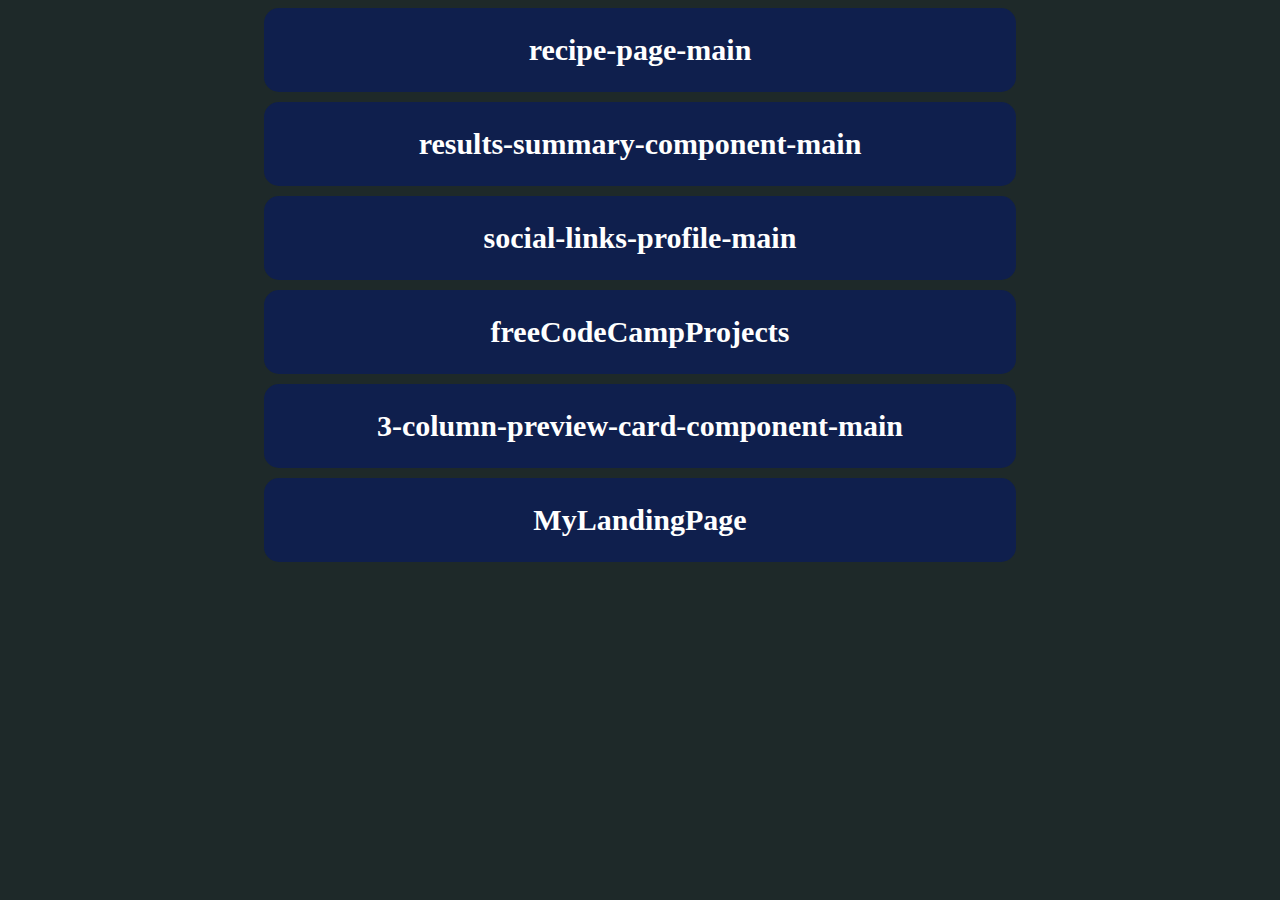
<file: index.html>
<!DOCTYPE html>
<html lang="en">
<head>
  <meta charset="UTF-8">
  <meta name="viewport" content="width=device-width, initial-scale=1.0"> <!-- displays site properly based on user's device -->

  <link rel="icon" type="image/png" sizes="32x32" href="./images/favicon-32x32.png">

  <title>Frontend Mentor | 3-column preview card component</title>

  <!-- Feel free to remove these styles or customise in your own stylesheet 👍 -->
  <style>
body {
  padding-left: 20%;
  padding-right: 20%;
  background-color: rgb(30, 41, 41);
}
.work-links {
    display: flex;
    flex-direction: column;
    gap: 10px;
    margin-bottom: 20px;
    width: 40%px;
}

.work-links a {
    text-decoration: none;
    color: white;
    font-family: 'Inter-VariableFont_slnt';
    background-color: hsl(224, 68%, 18%);
    padding: 25px;
    font-size: 30px;
    font-weight: 700;
    border-radius: 15px;
    transition: background-color 0.3s;
    text-align: center;
}

.work-links a:hover {
    background-color: hsl(75, 94%, 57%);
    color: hsl(0, 0%, 8%);
}
  </style>
</head>
<body>
    <div class="work-links">
      <a href="recipe-page-main/index.html" alt="recipe-page-main">recipe-page-main</a>
      <a href="results-summary-component-main/index.html" alt="recipe-page-main">results-summary-component-main</a>
      <a href="social-links-profile-main/index.html" alt="social-links-profile-main">social-links-profile-main</a>
      <a href="freeCodeCampProjects/" alt="freeCodeCampProjects">freeCodeCampProjects</a>
      <a href="3-column-preview-card-component-main/index.html" alt="3-column-preview-card-component-main">3-column-preview-card-component-main</a>
      <a href="MyLandingPage/index.html" alt="Landing Page">MyLandingPage</a>
  </div>
</body>
</html>
</file>
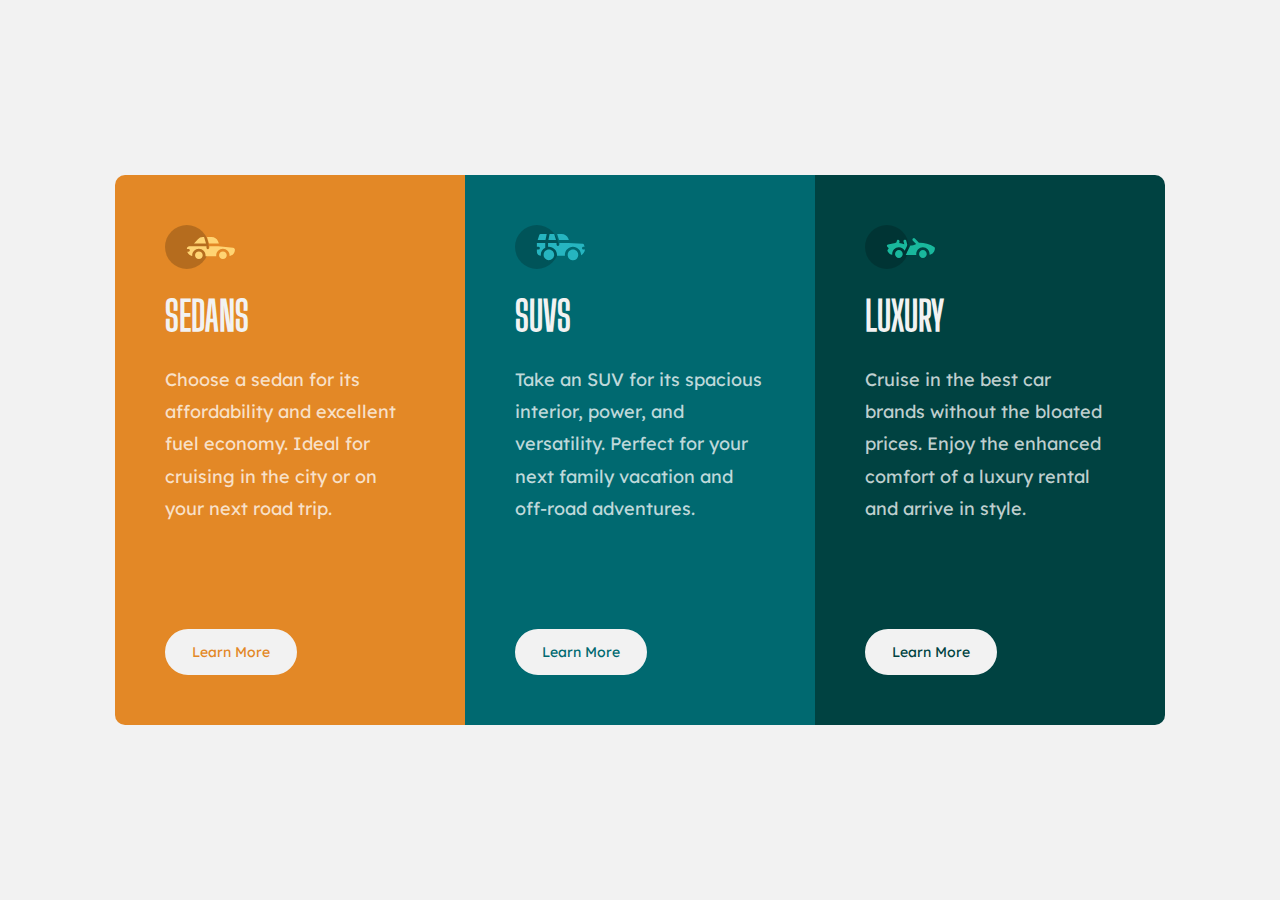
<file: 3-column-preview-card-component-main/index.html>
<!DOCTYPE html>
<html lang="en">
<head>
  <meta charset="UTF-8">
  <meta name="viewport" content="width=device-width, initial-scale=1.0"> <!-- displays site properly based on user's device -->

  <link rel="icon" type="image/png" sizes="32x32" href="./images/favicon-32x32.png">
  
  <title>Frontend Mentor | 3-column preview card component</title>

  <!-- Feel free to remove these styles or customise in your own stylesheet 👍 -->
  <link rel="stylesheet" href="styles/style.css">
</head>
<body>
    <div class="container">
            <div class="card sedans">
                <img src="images/icon-sedans.svg" alt="Sedan icon">
                <h1>SEDANS</h1>
                <p>Choose a sedan for its affordability and excellent fuel economy. Ideal for cruising in the city or on
                    your next road trip.</p>
                <btn class="btn">Learn More</btn>
            </div>
            <div class="card suvs">
                <img src="images/icon-suvs.svg" alt="SUV icon">
                <h1>SUVS</h1>
                <p>Take an SUV for its spacious interior, power, and versatility. Perfect for your next family vacation
                    and off-road adventures.</p>
                <btn class="btn">Learn More</btn>
            </div>
            <div class="card luxury">
                <img src="images/icon-luxury.svg" alt="Luxury icon">
                <h1>LUXURY</h1>
                <p>Cruise in the best car brands without the bloated prices. Enjoy the enhanced comfort of a luxury
                    rental and arrive in style.</p>
                <btn class="btn">Learn More</btn>
            </div>
    </div>
</body>
</html>
</file>
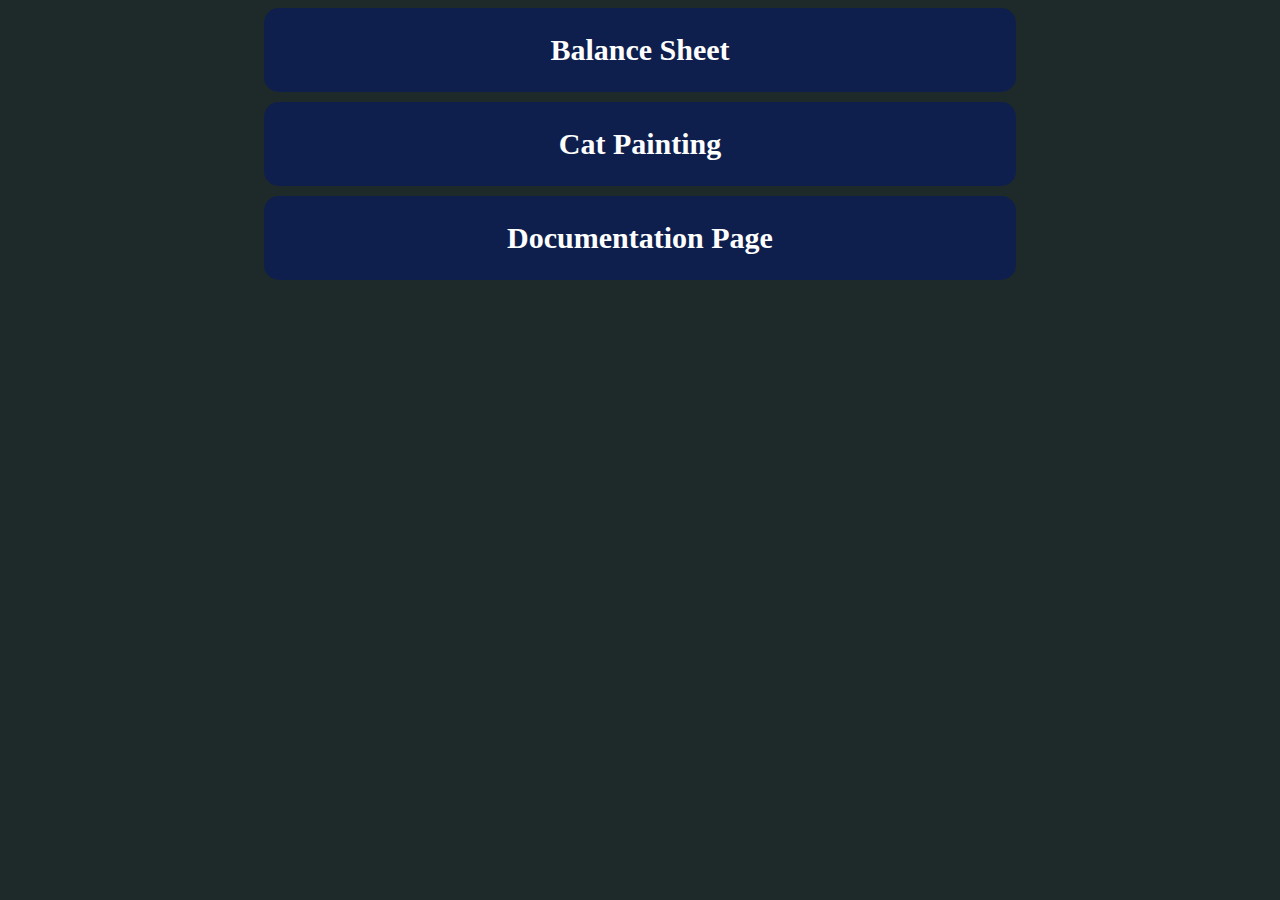
<file: freeCodeCampProjects/index.html>
<!DOCTYPE html>
<html lang="en">
	<head>
		<meta charset="UTF-8" />
		<meta name="viewport" content="width=device-width, initial-scale=1.0" />
		<title>Document</title>
	</head>
	<style>
		body {
			padding-left: 20%;
			padding-right: 20%;
			background-color: rgb(30, 41, 41);
		}
		.work-links {
			display: flex;
			flex-direction: column;
			gap: 10px;
			margin-bottom: 20px;
			width: 40%px;
		}

		.work-links a {
			text-decoration: none;
			color: white;
			font-family: "Inter-VariableFont_slnt";
			background-color: hsl(224, 68%, 18%);
			padding: 25px;
			font-size: 30px;
			font-weight: 700;
			border-radius: 15px;
			transition: background-color 0.3s;
			text-align: center;
		}

		.work-links a:hover {
			background-color: hsl(75, 94%, 57%);
			color: hsl(0, 0%, 8%);
		}
	</style>
	<body>
		<div class="work-links">
			<a href="BalanceSheet/index.html">Balance Sheet</a>
			<a href="CatPainting/index.html">Cat Painting</a>
			<a href="DocumentationPage/index.html">Documentation Page</a>
		</div>
	</body>
</html>
</file>
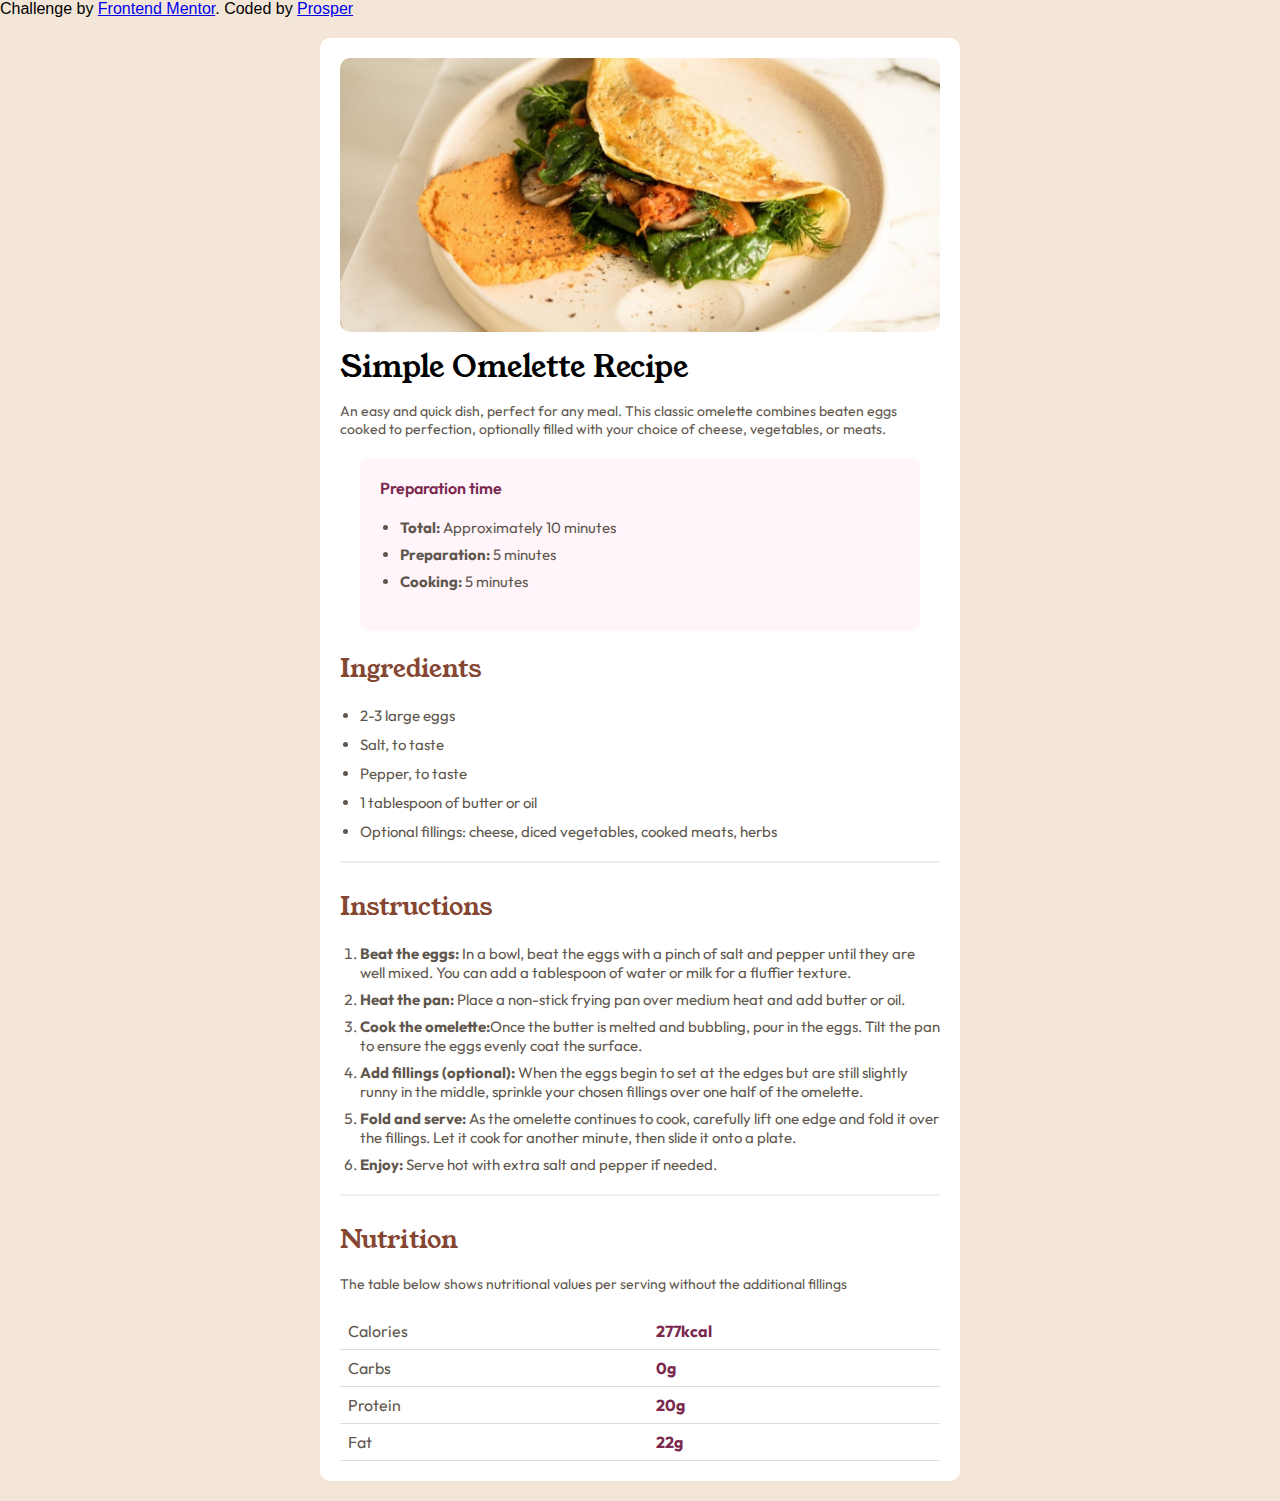
<file: recipe-page-main/index.html>
<!DOCTYPE html>
<html lang="en">

<head>
  <meta charset="UTF-8">
  <meta name="viewport" content="width=device-width, initial-scale=1.0">
  <!-- displays site properly based on user's device -->

  <link rel="icon" type="image/png" sizes="32x32" href="./assets/images/favicon-32x32.png">

  <title>Frontend Mentor | Recipe page</title>
  <link rel="stylesheet" href="styles/styles.css">
</head>


<body>
  <div class="attribution">
    Challenge by <a href="https://www.frontendmentor.io?ref=challenge" target="_blank">Frontend Mentor</a>.
    Coded by <a href="#">Prosper</a>
  </div>

  <div class="container">
    <img src="assets/images/image-omelette.jpeg" alt="Omelette" class="recipe-image">
    <div class="heading">Simple Omelette Recipe</div>
    <p class="description">
      An easy and quick dish, perfect for any meal. This classic omelette combines beaten eggs cooked
      to perfection, optionally filled with your choice of cheese, vegetables, or meats.
    </p>
    <div class="prep-time">
      <div class="prep">Preparation time</div>
      <ul class="ingredients">
        <li><strong>Total:</strong> Approximately 10 minutes</li>
        <li><strong>Preparation:</strong> 5 minutes</li>
        <li><strong>Cooking:</strong> 5 minutes</li>
      </ul>
    </div>

    <div class="ingre">Ingredients</div>
    <ul class="ingre-list">
      <li>2-3 large eggs</li>
      <li>Salt, to taste</li>
      <li>Pepper, to taste</li>
      <li>1 tablespoon of butter or oil</li>
      <li>Optional fillings: cheese, diced vegetables, cooked meats, herbs</li>
    </ul>
    <hr>
    <br>
    <div class="ingre">Instructions</div>
    <ol class="instructions">
      <li><strong>Beat the eggs:</strong> In a bowl, beat the eggs with a pinch of salt and pepper until they are well
        mixed.
        You can add a tablespoon of water or milk for a fluffier texture.
      </li>
      <li><strong>Heat the pan:</strong> Place a non-stick frying pan over medium heat and add butter or oil.</li>
      <li><strong>Cook the omelette:</strong>Once the butter is melted and bubbling, pour in the eggs. Tilt the pan to
        ensure
        the eggs evenly coat the surface.
      </li>
      <li><strong>Add fillings (optional):</strong> When the eggs begin to set at the edges but are still slightly runny
        in the
        middle, sprinkle your chosen fillings over one half of the omelette.
      </li>
      <li><strong>Fold and serve:</strong> As the omelette continues to cook, carefully lift one edge and fold it over
        the
        fillings. Let it cook for another minute, then slide it onto a plate.
      </li>
      <li><strong>Enjoy:</strong> Serve hot with extra salt and pepper if needed.</li>
    </ol>
    <hr>
    <br>
    <div class="ingre">Nutrition</div>

    <br>
    <div class="description">
      The table below shows nutritional values per serving without the additional fillings
    </div>
    <div class="nutrition-info">
      <table>
        <tr>
          <td>Calories</td>
          <th>277kcal</th>
        </tr>
        <tr>
          <td>Carbs</td>
          <th>0g</th>
        </tr>
        <tr>
          <td>Protein</td>
          <th>20g</th>
        </tr>
        <tr>
          <td>Fat</td>
          <th>22g</th>
        </tr>
      </table>
    </div>


  </div>
</body>

</html>
</file>
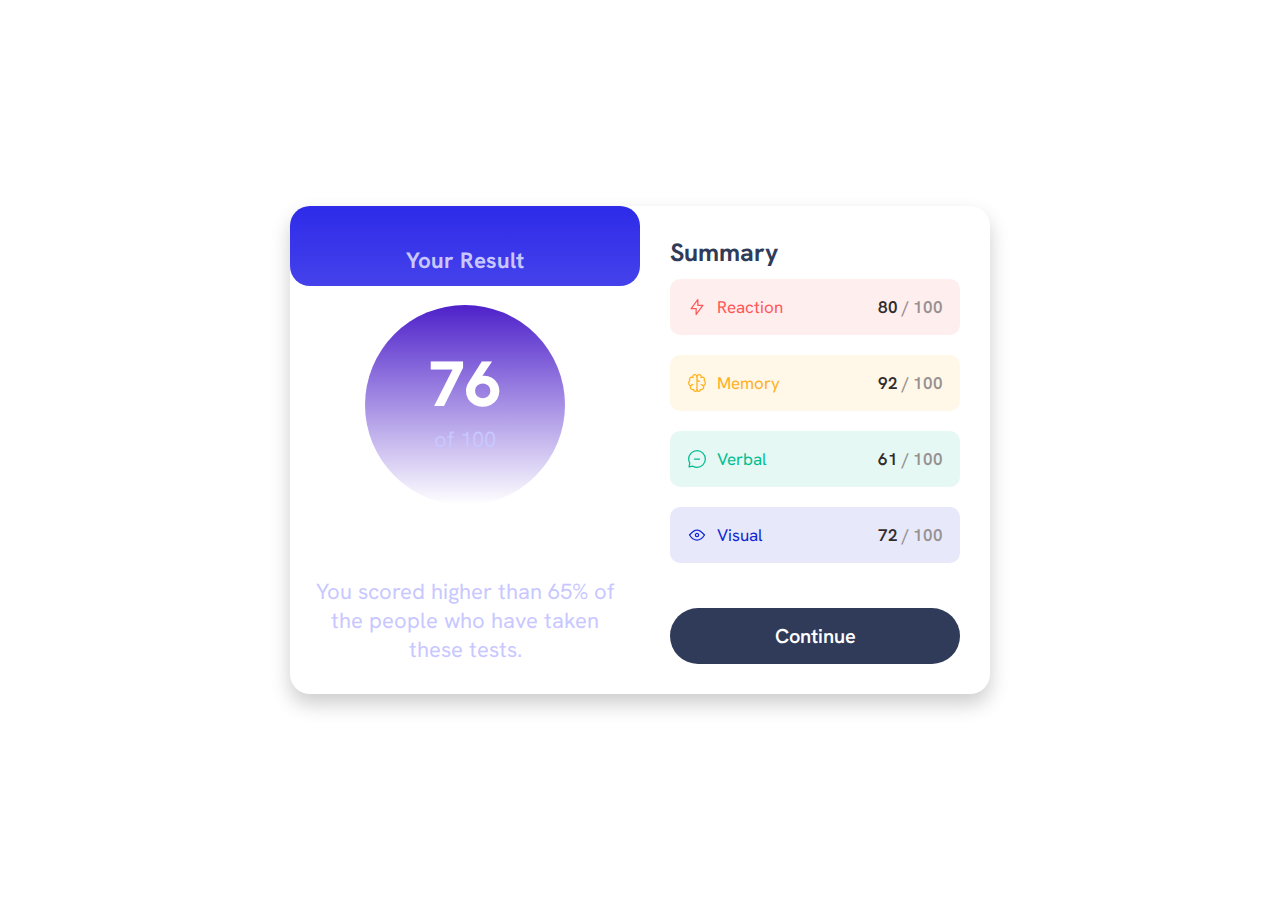
<file: results-summary-component-main/index.html>
<!DOCTYPE html>
<html lang="en">
<head>
  <meta charset="UTF-8">
  <meta name="viewport" content="width=device-width, initial-scale=1.0"> <!-- displays site properly based on user's device -->
  <link rel="icon" type="image/png" sizes="32x32" href="./assets/images/favicon-32x32.png">
  <title>Frontend Mentor | Results summary component</title>
<link rel="stylesheet" href="styles/styles.css">
</head>

<body>
  <div class="container">
  
    <div class="result-section">
      <h3>Your Result</h3>
      <div class="circle">
        <h1>76</h1>
        <p>of 100</p>
      </div>
      <h2>Great</h2>
      <p>You scored higher than 65% of the people who have taken these tests.</p>
    </div>

    <div class="summary">
      <h3>Summary</h3>
      <div class="summary-item reaction">
        <div class="icon-text">
          <img src="assets/images/icon-reaction.svg" alt="">
          <p>Reaction</p>
        </div>
        <span>80 <span class="hun">/ 100</span></span>
      </div>

      <div class="summary-item memory">
        <div class="icon-text">
          <img src="assets/images/icon-memory.svg" alt="">
          <p>Memory</p>
      </div>
      <span>92 <span class="hun">/ 100</span></span>
      </div>
      <div class="summary-item verbal">
        <div class="icon-text">
          <img src="assets/images/icon-verbal.svg" alt="">
          <p>Verbal</p>
      </div>
        <span>61 <span class="hun">/ 100</span></span></div>
      <div class="summary-item visual">
        <div class="icon-text">
          <img src="assets/images/icon-visual.svg" alt="">
          <p>Visual</p>
      </div>
        <span>72 <span class="hun">/ 100</span></span></div>
      <a href="#" class="continue-btn">Continue</a>
  </div>
  </div>

</body>
</html>

  <!-- Your Result
  76
  of 100

  Great
  You scored higher than 65% of the people who have taken these tests.
  
  Summary

  Reaction
  80 / 100

  Memory
  92 / 100

  Verbal
  61 / 100

  Visual
  72 / 100

  Continue -->
</file>
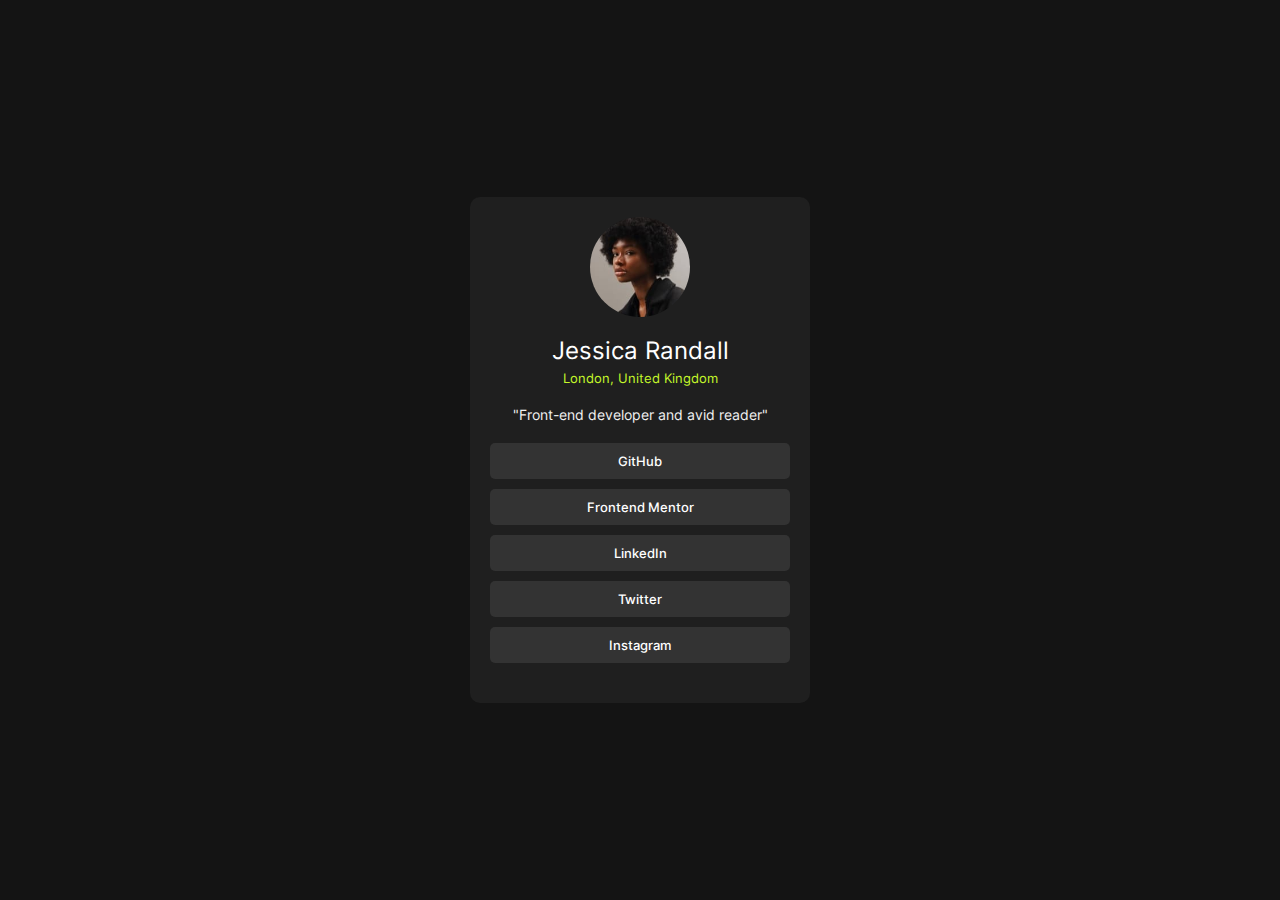
<file: social-links-profile-main/index.html>
<!DOCTYPE html>
<html lang="en">
<head>
  <meta charset="UTF-8">
  <meta name="viewport" content="width=device-width, initial-scale=1.0"> <!-- displays site properly based on user's device -->

  <link rel="icon" type="image/png" sizes="32x32" href="./assets/images/favicon-32x32.png">
  
  <title>Frontend Mentor | Social links profile</title>
  <link rel="stylesheet" href="styles/styles.css">
  <!-- <style>
    .attribution { font-size: 11px; text-align: center; }
    .attribution a { color: hsl(228, 45%, 44%); }
  </style> -->
  
  <!-- Feel free to remove these styles or customise in your own stylesheet 👍 -->
</head>
<body>
    <div class="profile-container">
        <img src="assets/images/avatar-jessica.jpeg" alt="Jessica Randall" class="profile-image">
        <div class="name">Jessica Randall</div>
        <p class="location">London, United Kingdom</p>
        <p class="description">"Front-end developer and avid reader"</p>
        <div class="social-links">
            <a href="#" >GitHub</a>
            <a href="#" >Frontend Mentor</a>
            <a href="#" >LinkedIn</a>
            <a href="#" >Twitter</a>
            <a href="#">Instagram</a>
        </div>
    </div>
</body>


</html>

<!-- Jessica Randall
"Front-end developer and avid reader."

GitHub
Frontend Mentor
LinkedIn
Twitter
Instagram -->
</file>
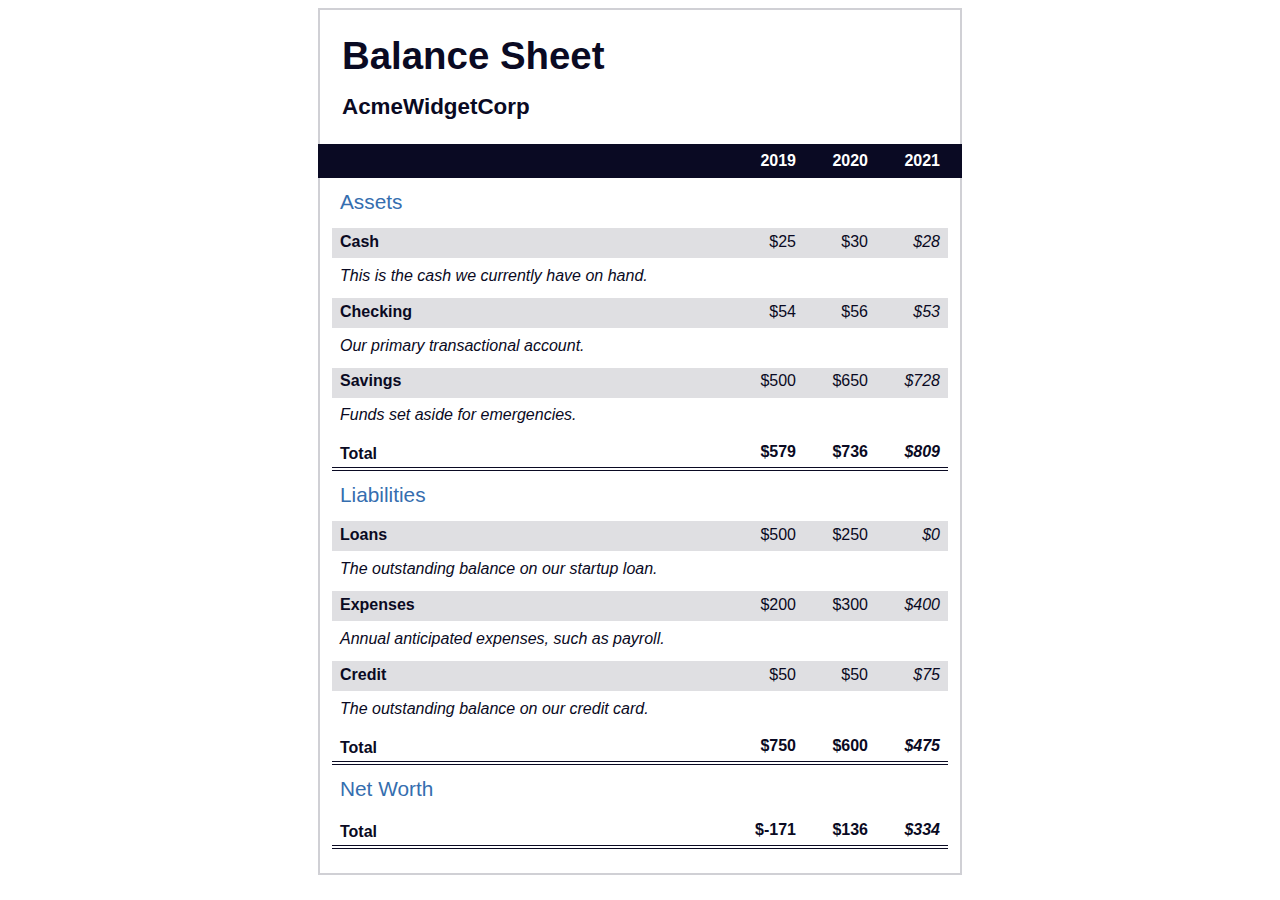
<file: freeCodeCampProjects/BalanceSheet/index.html>
<!DOCTYPE html>
<html lang="en">
  <head>
    <meta charset="UTF-8">
    <meta name="viewport" content="width=device-width, initial-scale=1.0">
    <title>Balance Sheet</title>
    <link rel="stylesheet" href="./styles.css">
  </head>
  <body>
    <main>
      <section>
        <h1>
          <span class="flex">
            <span>AcmeWidgetCorp</span>
            <span>Balance Sheet</span>
          </span>
        </h1>
        <div id="years" aria-hidden="true">
          <span class="year">2019</span>
          <span class="year">2020</span>
          <span class="year">2021</span>
        </div>
        <div class="table-wrap">
          <table>
            <caption>Assets</caption>
            <thead>
              <tr>
                <td></td>
                <th><span class="sr-only year">2019</span></th>
                <th><span class="sr-only year">2020</span></th>
                <th class="current"><span class="sr-only year">2021</span></th>
              </tr>
            </thead>
            <tbody>
              <tr class="data">
                <th>Cash <span class="description">This is the cash we currently have on hand.</span></th>
                <td>$25</td>
                <td>$30</td>
                <td class="current">$28</td>
              </tr>
              <tr class="data">
                <th>Checking <span class="description">Our primary transactional account.</span></th>
                <td>$54</td>
                <td>$56</td>
                <td class="current">$53</td>
              </tr>
              <tr class="data">
                <th>Savings <span class="description">Funds set aside for emergencies.</span></th>
                <td>$500</td>
                <td>$650</td>
                <td class="current">$728</td>
              </tr>
              <tr class="total">
                <th>Total <span class="sr-only">Assets</span></th>
                <td>$579</td>
                <td>$736</td>
                <td class="current">$809</td>
              </tr>
            </tbody>
          </table>
          <table>
            <caption>Liabilities</caption>
            <thead>
              <tr>
              <td></td>
              <th><span class="sr-only">2019</span></th>
              <th><span class="sr-only">2020</span></th>
              <th><span class="sr-only">2021</span></th>
              </tr>
            </thead>
            <tbody>
              <tr class="data">
                <th>Loans <span class="description">The outstanding balance on our startup loan.</span></th>
                <td>$500</td>
                <td>$250</td>
                <td class="current">$0</td>
              </tr>
              <tr class="data">
                <th>Expenses <span class="description">Annual anticipated expenses, such as payroll.</span></th>
                <td>$200</td>
                <td>$300</td>
                <td class="current">$400</td>
              </tr>
              <tr class="data">
                <th>Credit <span class="description">The outstanding balance on our credit card.</span></th>
                <td>$50</td>
                <td>$50</td>
                <td class="current">$75</td>
              </tr>
              <tr class="total">
                <th>Total <span class="sr-only">Liabilities</span></th>
                <td>$750</td>
                <td>$600</td>
                <td class="current">$475</td>
              </tr>
            </tbody>
          </table>
          <table>
            <caption>Net Worth</caption>
            <thead>
              <tr>
              <td></td>
              <th><span class="sr-only">2019</span></th>
              <th><span class="sr-only">2020</span></th>
              <th><span class="sr-only">2021</span></th>
              </tr>
            </thead>
            <tbody>
              <tr class="total">
                <th>Total <span class="sr-only">Net Worth</span></th>
                <td>$-171</td>
                <td>$136</td>
                <td class="current">$334</td>
              </tr>
            </tbody>
          </table>
        </div>
      </section>
    </main>
  </body>
</html>
</file>
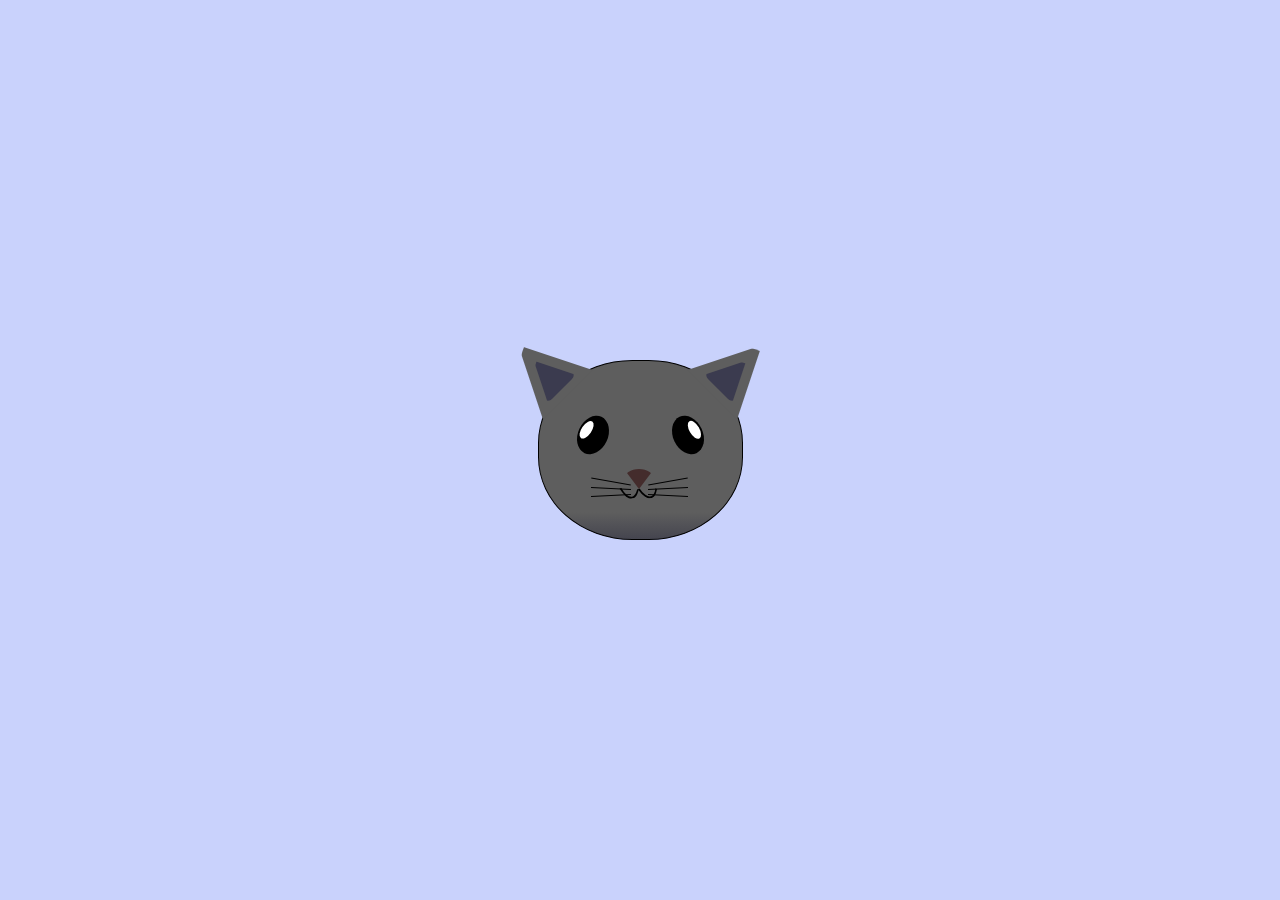
<file: freeCodeCampProjects/CatPainting/index.html>
<!DOCTYPE html>
<html lang="en">
<head>
    <meta charset="UTF-8">
    <title>fCC Cat Painting</title>
    <link rel="stylesheet" href="./styles.css">
</head>
<body>
    <main>
      <div class="cat-head">
        <div class="cat-ears">
          <div class="cat-left-ear">
            <div class="cat-left-inner-ear"></div>
          </div>
          <div class="cat-right-ear">
            <div class="cat-right-inner-ear"></div>
          </div>
        </div>

        <div class="cat-eyes">
          <div class="cat-left-eye">
            <div class="cat-left-inner-eye"></div>
          </div>
          <div class="cat-right-eye">
            <div class="cat-right-inner-eye"></div>
          </div>
        </div>
        
        <div class="cat-nose"></div>

        <div class="cat-mouth">
          <div class="cat-mouth-line-left"></div>
          <div class="cat-mouth-line-right"></div>
        </div>

        <div class="cat-whiskers">
          <div class="cat-whiskers-left">
            <div class="cat-whisker-left-top"></div>
            <div class="cat-whisker-left-middle"></div>
            <div class="cat-whisker-left-bottom"></div>
          </div>
          <div class="cat-whiskers-right">
            <div class="cat-whisker-right-top"></div>
            <div class="cat-whisker-right-middle"></div>
            <div class="cat-whisker-right-bottom"></div>
          </div>
        </div>

      </div>
    </main>
</body>
</html>
</file>
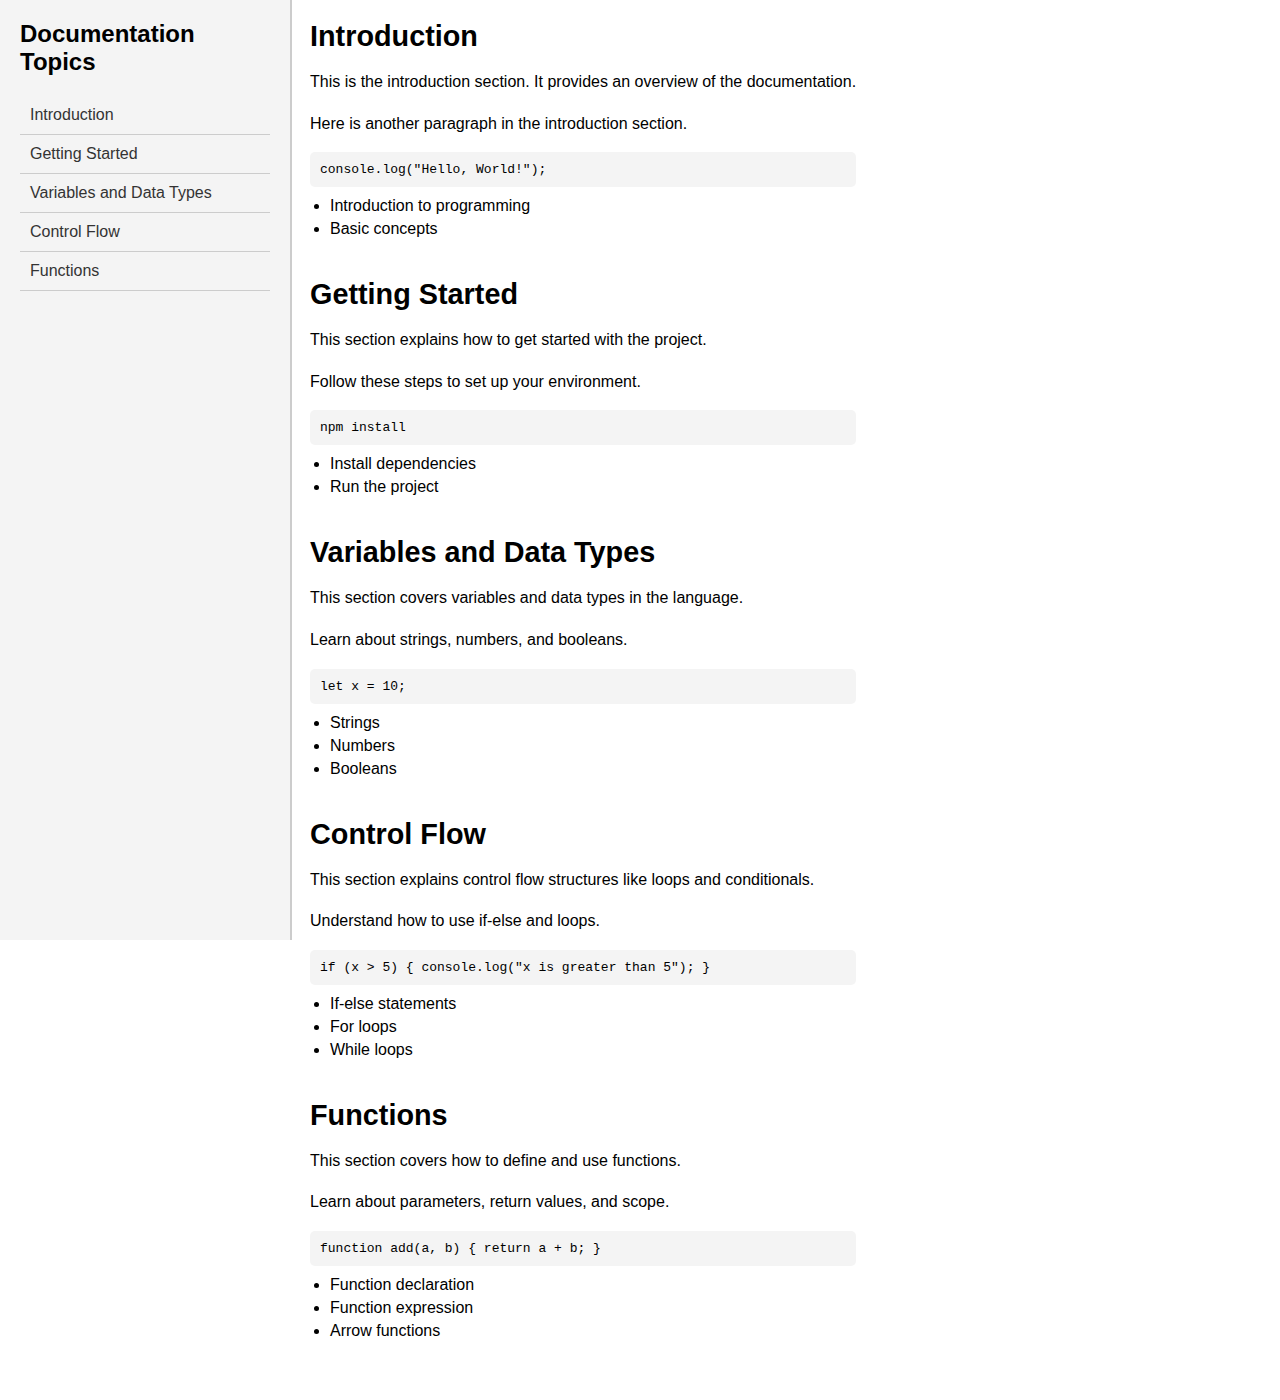
<file: freeCodeCampProjects/DocumentationPage/index.html>
<!DOCTYPE html>
<html lang="en">
<head>
  <meta charset="UTF-8">
  <meta name="viewport" content="width=device-width, initial-scale=1.0">
  <title>Technical Documentation</title>
  <link rel="stylesheet" href="styles.css">
</head>
<body>
  <nav id="navbar">
    <header>Documentation Topics</header>
    <a class="nav-link" href="#Introduction">Introduction</a>
    <a class="nav-link" href="#Getting_Started">Getting Started</a>
    <a class="nav-link" href="#Variables_and_Data_Types">Variables and Data Types</a>
    <a class="nav-link" href="#Control_Flow">Control Flow</a>
    <a class="nav-link" href="#Functions">Functions</a>
  </nav>
  <main id="main-doc">
    <section id="Introduction" class="main-section">
      <header>Introduction</header>
      <p>This is the introduction section. It provides an overview of the documentation.</p>
      <p>Here is another paragraph in the introduction section.</p>
      <code>console.log("Hello, World!");</code>
      <ul>
        <li>Introduction to programming</li>
        <li>Basic concepts</li>
      </ul>
    </section>
    <section id="Getting_Started" class="main-section">
      <header>Getting Started</header>
      <p>This section explains how to get started with the project.</p>
      <p>Follow these steps to set up your environment.</p>
      <code>npm install</code>
      <ul>
        <li>Install dependencies</li>
        <li>Run the project</li>
      </ul>
    </section>
    <section id="Variables_and_Data_Types" class="main-section">
      <header>Variables and Data Types</header>
      <p>This section covers variables and data types in the language.</p>
      <p>Learn about strings, numbers, and booleans.</p>
      <code>let x = 10;</code>
      <ul>
        <li>Strings</li>
        <li>Numbers</li>
        <li>Booleans</li>
      </ul>
    </section>
    <section id="Control_Flow" class="main-section">
      <header>Control Flow</header>
      <p>This section explains control flow structures like loops and conditionals.</p>
      <p>Understand how to use if-else and loops.</p>
      <code>if (x > 5) { console.log("x is greater than 5"); }</code>
      <ul>
        <li>If-else statements</li>
        <li>For loops</li>
        <li>While loops</li>
      </ul>
    </section>
    <section id="Functions" class="main-section">
      <header>Functions</header>
      <p>This section covers how to define and use functions.</p>
      <p>Learn about parameters, return values, and scope.</p>
      <code>function add(a, b) { return a + b; }</code>
      <ul>
        <li>Function declaration</li>
        <li>Function expression</li>
        <li>Arrow functions</li>
      </ul>
    </section>
  </main>
</body>
</html>
</file>
<file: 3-column-preview-card-component-main/styles/style.css>
@font-face {
  font-family: 'Big';
  src: url('../assets/fonts/BigShouldersDisplay-Regular.ttf');
}

@font-face {
  font-family: 'Lexend';
  src: url('../assets/fonts/LexendDeca-Regular.ttf');
}

* {
  margin: 0;
  padding: 0;
  box-sizing: border-box;
}

body {
  background-color: hsl(0, 0%, 95%);
  font-size: 15px;
  display: flex;
  justify-content: center;
  align-items: center;
  min-height: 100vh;
}

.container {
  display: flex;
  justify-content: center;
  align-items: center;
  gap: 0;
  border-radius: 10px;
}

.card {
  width: 350px;
  padding: 50px;
  height: 550px;
  color: hsla(0, 0%, 100%, 0.75);
  display: flex;
  flex-direction: column;
  justify-content: space-between;
}

.card img {
  width: 70px;
}

.card h1 {
  font-family: 'Big';
  font-size: 40px;
  text-transform: uppercase;
  color: hsl(0, 0%, 95%);
}

.card p {
  font-family: 'Lexend';
  font-size: 18px;
  line-height: 1.8;
  color: hsla(0, 0%, 100%, 0.75);
  margin-bottom: 80px;
}

.card btn {
  background-color: hsl(0, 0%, 95%);
  border: 2px solid hsl(0, 0%, 95%);
  border-radius: 25px;
  padding: 12px 25px;
  font-family: 'Lexend';
  font-size: 14px;
  cursor: pointer;
  transition: background-color 0.3s ease, color 0.3s ease;
  align-self: flex-start;
}

.card btn:hover {
  background-color: rgba(255, 0, 0, 0);
  color: hsl(0, 0%, 95%);
}

.sedans {
  background-color: hsl(31, 77%, 52%);
  border-radius: 10px 0 0 10px;
}

.suvs {
  background-color: hsl(184, 100%, 22%);
}

.luxury {
  background-color: hsl(179, 100%, 13%);
  border-radius: 0 10px 10px 0;
}

.sedans btn {
  color: hsl(31, 77%, 52%);
}

.suvs btn {
  color: hsl(184, 100%, 22%);
}

.luxury btn {
  color: hsl(179, 100%, 13%);
}

@media only screen and (max-width: 600px) {
  .container {
    flex-direction: column;
    height: 100rem;
    border-radius: 10px;
  }

  .card {
    width: 90%;
    height: 30rem;
    padding: 30px;
  }

  .card p {
    margin-bottom: 10px;
  }

  .sedans {
    border-radius: 10px 10px 0 0;
  }

  .luxury {
    border-radius: 0 0 10px 10px;
  }

  .card btn:hover {
    background-color: transparent;
    color: hsl(0, 0%, 95%);
  }
}
</file>
<file: recipe-page-main/styles/styles.css>
@font-face {
    font-family: 'YoungSerif';
    src: url('../assets/fonts/young-serif/YoungSerif-Regular.ttf');
}

@font-face {
    font-family: 'Outfit';
    src: url('../assets/fonts/outfit/Outfit-VariableFont_wght.ttf');
}

body {
    font-family: Arial, sans-serif;
    font-size: 16px;
    margin: 0;
    padding: 0;
    background-color: hsl(30, 54%, 90%);
}

.container {
    max-width: 600px;
    margin-top: 30px;
    margin: 20px auto;
    background: white;
    padding: 20px;
    border-radius: 10px;
}

.recipe-image {
    width: 100%;
    border-radius: 10px;
}

.heading {
    margin-top: 10px;
    font-family: 'YoungSerif';
    text-align: left;
    font-size: 30px;
}

.description {
    font-family: 'Outfit';
    text-align: left;
    font-size: 14px;
    color: hsl(30, 10%, 34%);
}

.prep-time {
    background: hsl(330, 100%, 98%);
    padding: 20px;
    border-radius: 8px;
    margin: 20px;
}

.prep{
    font-family: 'Outfit';
    color: hsl(332, 51%, 32%);
    font-weight: 600;
}

ul, ol {
    font-family: 'Outfit';
    padding-left: 20px;
    font-size: 15px;
    margin: 20px 0;
    color: hsl(30, 10%, 34%);
}

.ingre{
    font-family: 'YoungSerif';
    font-size: 25px;
    color: hsl(14, 45%, 36%);
}

.ingre-list li{
    font-size: 15px;
    margin: 10px 0;
}

.ingredients li, .instructions li {
    margin: 8px 0;
}

hr {
    margin-top: 15px;
    border: 1px solid rgb(240, 237, 237);
}

.nutrition {
    width: 100%;
    border-collapse: collapse;
    margin-top: 10px;
}

.nutrition th, .nutrition td {
    padding: 10px;
    text-align: center;
    border: 1px solid hsl(332, 51%, 32%);
}

.nutri tr {
    display: flex;
}

.nutrition-info {
    margin-top: 20px;
}

.nutrition-info table {
    width: 100%;
    border-collapse: collapse;
    margin-top: 10px;
}

.nutrition-info table th, .nutrition-info table td {
    font-family: 'Outfit';
    border-bottom: 1px solid #ddd;
    padding: 8px;
    text-align: left;
}

.nutrition-info th{
    color: hsl(332, 51%, 32%);
}

.nutrition-info td{
    font-weight: 400;
    color: hsl(30, 10%, 34%);
}

@media (max-width: 768px) {
    .container {
        margin: 10px;
        padding: 15px;
    }

    .prep-time {
        padding: 8px;
    }
}
</file>
<file: results-summary-component-main/styles/styles.css>
@font-face {
  font-family: "Hanken-Var";
  src: url("../assets/fonts/HankenGrotesk-VariableFont_wght.ttf");
}

@font-face {
  font-family: "Hanken-Bold";
  src: url("../assets/fonts/static/HankenGrotesk-Bold.ttf");
}

@font-face {
  font-family: "Hanken-ExtraBold";
  src: url("../assets/fonts/static/HankenGrotesk-ExtraBold.ttf");
}

@font-face {
  font-family: "Hanken-Medium";
  src: url("../assets/fonts/static/HankenGrotesk-Medium.ttf");
}

* {
  margin: 0;
  padding: 0;
  box-sizing: border-box;
}

body {
  font-family: 'Hanken-Var', sans-serif;
  display: flex;
  justify-content: center;
  align-items: center;
  height: 100vh;
  margin: 0;
}

.container {
  display: flex;
  flex-direction: column;
  background-color: hsl(0, 0%, 100%);
  border-radius: 20px;
  box-shadow: 0 10px 20px rgba(0, 0, 0.1, 0.2);
  max-width: 1000px;
  width: 100%;
  margin: 20px;
}

.result-section {
  background: linear-gradient(
    to bottom,
    hsl(241, 81%, 54%),
    hsl(241, 81%, 59%)
  );
  color: hsl(0, 0%, 100%);
  text-align: center;
  padding: 20px;
  border-radius: 0 0 20px 20px;
}

.result-section h3 {
  font-size: 1.4rem;
  margin-top: 20px;
  margin-bottom: 30px;
  color: hsl(241, 100%, 89%);
}

.circle {
  background: linear-gradient(
    to bottom,
    hsla(256, 72%, 46%, 1),
    hsla(243, 13%, 35%, 0)
  );
  width: 200px;
  height: 200px;
  border-radius: 50%;
  margin: 0 auto 20px;
  display: flex;
  flex-direction: column;
  justify-content: center;
}

.circle h1 {
  font-family: 'Hanken-ExtraBold';
  font-size: 4rem;
  font-weight: 800;
}

.circle p {
  font-size: 0.2rem;
  color: hsl(241, 100%, 89%);
}

.result-section h2 {
  font-size: 2rem;
  margin-bottom: 10px;
}

.result-section p {
  font-size: 22px;
  color: hsl(241, 100%, 89%);
  margin-bottom: 15px;
  max-width: 17em;
}


.summary {
  padding: 30px;
  flex: 1;
}

.summary h3 {
  margin-bottom: 10px;
  font-size: 25px;
  color: hsl(224, 30%, 27%);
}

.summary-item {
  display: flex;
  justify-content: space-between;
  padding: 17px;
  border-radius: 10px;
  margin-bottom: 20px;
  font-weight: 400;
  font-size: 17px
}

.icon-text {
  display: flex;
  align-items: center;
  gap: 10px;
}

.reaction { background: hsla(0, 100%, 67%, 0.1); color: hsl(0, 100%, 67%);}
.memory { background: hsla(39, 100%, 56%, 0.1); color: hsl(39, 100%, 56%); }
.verbal { background: hsla(166, 100%, 37%, 0.1); color: hsl(166, 100%, 37%); }
.visual { background: hsla(234, 85%, 45%, 0.1); color: hsl(234, 85%, 45%); }

span {
  color: rgb(48, 44, 44);
  font-weight: 600;
}

span .hun {
  color: rgb(151, 145, 145);
}

.continue-btn {
  display: block;
  text-align: center;
  padding: 15px;
  background: hsl(224, 30%, 27%);
  color: white;
  text-decoration: none;
  border-radius: 30px;
  margin-top: 45px;
  font-size: 20px;
  font-weight: 600;
}

.continue-btn:hover {
  background: linear-gradient(
    to bottom,
    hsl(241, 81%, 59%),
    hsl(241, 81%, 54%)
  );
}

@media (min-width: 768px) {
  .container {
    flex-direction: row;
    max-width: 700px;
    max-height: 820px;
  }
  
  .result-section {
    border-radius: 20px;
    width: 50%;
    max-height: 80px;
  }
}
</file>
<file: social-links-profile-main/styles/styles.css>
@font-face {
    font-family: 'Inter-VariableFont_slnt';
    src: url('../assets/fonts/Inter-VariableFont_slnt\,wght.ttf');
}

body {
    font-family: 'Inter-VariableFont_slnt';
    margin: 0;
    padding: 0;
    display: flex;
    justify-content: center;
    align-items: center;
    height: 100vh;
    background-color: hsl(0, 0%, 8%);
}

.profile-container {
    font-family: 'Inter-VariableFont_slnt';
    text-align: center;
    background-color: hsl(0, 0%, 12%);
    padding: 20px;
    border-radius: 10px;
    max-width: 300px;
    width: 100%;
}

.profile-image {
    width: 100px;
    height: 100px;
    border-radius: 50%;
    margin-bottom: 15px;
}

.name {
    font-size: 24px;
    margin: 0;
    color: white;
}

.location {
    font-size: 13px;
    color: hsl(75, 94%, 57%);
    margin: 5px 0;
}

.description {
    font-size: 14px;
    color: rgb(241, 241, 241);
    margin-top: 20px;
    margin-bottom: 20px;
}

.social-links {
    display: flex;
    flex-direction: column;
    gap: 10px;
    margin-bottom: 20px;
}

.social-links a {
    text-decoration: none;
    color: white;
    font-family: 'Inter-VariableFont_slnt';
    background-color: hsl(0, 0%, 20%);
    padding: 10px;
    font-size: 13px;
    font-weight: 500;
    border-radius: 5px;
    transition: background-color 0.3s;
}

.social-links a:hover {
    background-color: hsl(75, 94%, 57%);
    color: hsl(0, 0%, 8%);
}

@media (max-width: 600px) {
    .profile-container {
        padding: 15px;
    }

    h1 {
        font-size: 20px;
    }

    .location {
        font-size: 14px;
    }

    .description {
        font-size: 12px;
    }

    .social-links a {
        padding: 8px;
        font-size: 14px;
    }
}
</file>
<file: freeCodeCampProjects/BalanceSheet/styles.css>
span[class~="sr-only"] {
  border: 0 !important;
  clip: rect(1px, 1px, 1px, 1px) !important;
  clip-path: inset(50%) !important;
  height: 1px !important;
  width: 1px !important;
  position: absolute !important;
  overflow: hidden !important;
  white-space: nowrap !important;
  padding: 0 !important;
  margin: -1px !important;
}

html {
  box-sizing: border-box;
}

body {
  font-family: sans-serif;
  color: #0a0a23;
}

h1 {
  max-width: 37.25rem;
  margin: 0 auto;
  padding: 1.5rem 1.25rem;
}

h1 .flex {
  display: flex;
  flex-direction: column-reverse;
  gap: 1rem;
}

h1 .flex span:first-of-type {
  font-size: 0.7em;
}

h1 .flex span:last-of-type {
  font-size: 1.2em;
}

section {
  max-width: 40rem;
  margin: 0 auto;
  border: 2px solid #d0d0d5;
}

#years {
  display: flex;
  justify-content: flex-end;
  position: sticky;
  z-index: 999;
  top: 0;
  background: #0a0a23;
  color: #fff;
  padding: 0.5rem calc(1.25rem + 2px) 0.5rem 0;
  margin: 0 -2px;
}

#years span[class] {
  font-weight: bold;
  width: 4.5rem;
  text-align: right;
}

.table-wrap {
  padding: 0 0.75rem 1.5rem 0.75rem;
}

table {
  border-collapse: collapse;
  border: 0;
  width: 100%;
  position: relative;
  margin-top: 3rem;
}

table caption {
  color: #356eaf;
  font-size: 1.3em;
  font-weight: normal;
  position: absolute;
  top: -2.25rem;
  left: 0.5rem;
}

tbody td {
  width: 100vw;
  min-width: 4rem;
  max-width: 4rem;
}

tbody th {
  width: calc(100% - 12rem);
}

tr[class="total"] {
  border-bottom: 4px double #0a0a23;
  font-weight: bold;
}

tr[class="total"] th {
  text-align: left;
  padding: 0.5rem 0 0.25rem 0.5rem;
}

tr.total td {
  text-align: right;
  padding: 0 0.25rem;
}

tr.total td:nth-of-type(3) {
  padding-right: 0.5rem;
}

tr.total:hover {
  background-color: #99c9ff;
}

td.current {
  font-style: italic;
}

tr.data {
  background-image: linear-gradient(to bottom, #dfdfe2 1.845rem, white 1.845rem);
}

tr.data th {
  text-align: left;
  padding-top: 0.3rem;
  padding-left: 0.5rem;
}

tr.data th .description {
  display: block;
  font-weight: normal;
  font-style: italic;
  padding: 1rem 0 0.75rem;
  margin-right: -13.5rem;
}

tr.data td {
  vertical-align: top;
  padding: 0.3rem 0.25rem 0;
  text-align: right;
}

tr.data td:last-of-type {
  padding-right: 0.5rem;
}
</file>
<file: freeCodeCampProjects/CatPainting/styles.css>
* {
  box-sizing: border-box;
}

body {
  background-color: #c9d2fc;
}

.cat-head {
  position: absolute;
  right: 0;
  left: 0;
  top: 0;
  bottom: 0;
  margin: auto;
  background: linear-gradient(#5e5e5e 85%, #45454f 100%);
  width: 205px;
  height: 180px;
  border: 1px solid #000;
  border-radius: 46%;
}

.cat-left-ear {
  position: absolute;
  top: -26px;
  left: -31px;
  z-index: 1;
  border-top-left-radius: 90px;
  border-top-right-radius: 10px;
  transform: rotate(-45deg);
  border-left: 35px solid transparent;
  border-right: 35px solid transparent;
  border-bottom: 70px solid #5e5e5e;
}

.cat-right-ear {
  position: absolute;
  top: -26px;
  left: 163px;
  z-index: 1;
  transform: rotate(45deg);
  border-top-left-radius: 90px;
  border-top-right-radius: 10px;
  border-left: 35px solid transparent;
  border-right: 35px solid transparent;
  border-bottom: 70px solid #5e5e5e;
}

.cat-left-inner-ear {
  position: absolute;
  top: 22px;
  left: -20px;
  border-top-left-radius: 90px;
  border-top-right-radius: 10px;
  border-bottom-right-radius: 40%;
  border-bottom-left-radius: 40%;
  border-left: 20px solid transparent;
  border-right: 20px solid transparent;
  border-bottom: 40px solid #3b3b4f;
}

.cat-right-inner-ear {
  position: absolute;
  top: 22px;
  left: -20px;
  border-top-left-radius: 90px;
  border-top-right-radius: 10px;
  border-bottom-right-radius: 40%;
  border-bottom-left-radius: 40%;
  border-left: 20px solid transparent;
  border-right: 20px solid transparent;
  border-bottom: 40px solid #3b3b4f;
}

.cat-left-eye {
  position: absolute;
  top: 54px;
  left: 39px;
  border-radius: 60%;
  transform: rotate(25deg);
  width: 30px;
  height: 40px;
  background-color: #000;
}

.cat-right-eye {
  position: absolute;
  top: 54px;
  left: 134px;
  border-radius: 60%;
  transform: rotate(-25deg);
  width: 30px;
  height: 40px;
  background-color: #000;
}

.cat-left-inner-eye {
  position: absolute;
  top: 8px;
  left: 2px;
  width: 10px;
  height: 20px;
  transform: rotate(10deg);
  background-color: #fff;
  border-radius: 60%;
}

.cat-right-inner-eye {
  position: absolute;
  top: 8px;
  left: 18px;
  transform: rotate(-5deg);
  width: 10px;
  height: 20px;
  background-color: #fff;
  border-radius: 60%;
}

.cat-nose {
  position: absolute;
  top: 108px;
  left: 85px;
  border-top-left-radius: 50%;
  border-bottom-right-radius: 50%;
  border-bottom-left-radius: 50%;
  transform: rotate(180deg);
  border-left: 15px solid transparent;
  border-right: 15px solid transparent;
  border-bottom: 20px solid #442c2c;
}

.cat-mouth div {
  width: 30px;
  height: 50px;
  border: 2px solid #000;
  border-radius: 190%/190px 150px 0 0;
  border-color: black transparent transparent transparent;
}

.cat-mouth-line-left {
  position: absolute;
  top: 88px;
  left: 74px;
  transform: rotate(170deg);
}

.cat-mouth-line-right {
  position: absolute;
  top: 88px;
  left: 91px;
  transform: rotate(165deg);
}

.cat-whiskers-left div {
  width: 40px;
  height: 1px;
  background-color: #000;
}

.cat-whiskers-right div {
  width: 40px;
  height: 1px;
  background-color: #000;
}

.cat-whisker-left-top {
  position: absolute;
  top: 120px;
  left: 52px;
  transform: rotate(10deg);
}

.cat-whisker-left-middle {
  position: absolute;
  top: 127px;
  left: 52px;
  transform: rotate(3deg);
}

.cat-whisker-left-bottom {
  position: absolute;
  top: 134px;
  left: 52px;
  transform: rotate(-3deg);
}

.cat-whisker-right-top {
  position: absolute;
  top: 120px;
  left: 109px;
  transform: rotate(-10deg);
}

.cat-whisker-right-middle {
  position: absolute;
  top: 127px;
  left: 109px;
  transform: rotate(-3deg);
}

.cat-whisker-right-bottom {
  position: absolute;
  top: 134px;
  left: 109px;
  transform: rotate(3deg);
}
</file>
<file: freeCodeCampProjects/DocumentationPage/styles.css>
body {
  font-family: Arial, sans-serif;
  margin: 0;
  padding: 0;
  display: flex;
}

#navbar {
  position: fixed;
  left: 0;
  top: 0;
  width: 250px;
  height: 100%;
  background-color: #f4f4f4;
  border-right: 2px solid #ccc;
  padding: 20px;
}

#navbar header {
  font-size: 1.5em;
  font-weight: bold;
  margin-bottom: 20px;
}

.nav-link {
  display: block;
  padding: 10px;
  text-decoration: none;
  color: #333;
  border-bottom: 1px solid #ccc;
}

.nav-link:hover {
  background-color: #ddd;
}

#main-doc {
  margin-left: 290px;
  padding: 20px;
}

.main-section {
  margin-bottom: 40px;
}

.main-section header {
  font-size: 1.8em;
  font-weight: bold;
  margin-bottom: 10px;
}

.main-section p {
  line-height: 1.6;
}

.main-section code {
  display: block;
  background-color: #f4f4f4;
  padding: 10px;
  margin: 10px 0;
  border-radius: 5px;
  font-family: monospace;
}

.main-section ul {
  margin: 10px 0;
  padding-left: 20px;
}

.main-section li {
  margin-bottom: 5px;
}

@media (max-width: 768px) {
  body {
    flex-direction: column;
  }

  #navbar {
    position: relative;
    width: 100%;
    height: auto;
    border-right: none;
    border-bottom: 2px solid #ccc;
  }

  #main-doc {
    margin-left: 0;
    padding: 20px;
  }
}
</file>
